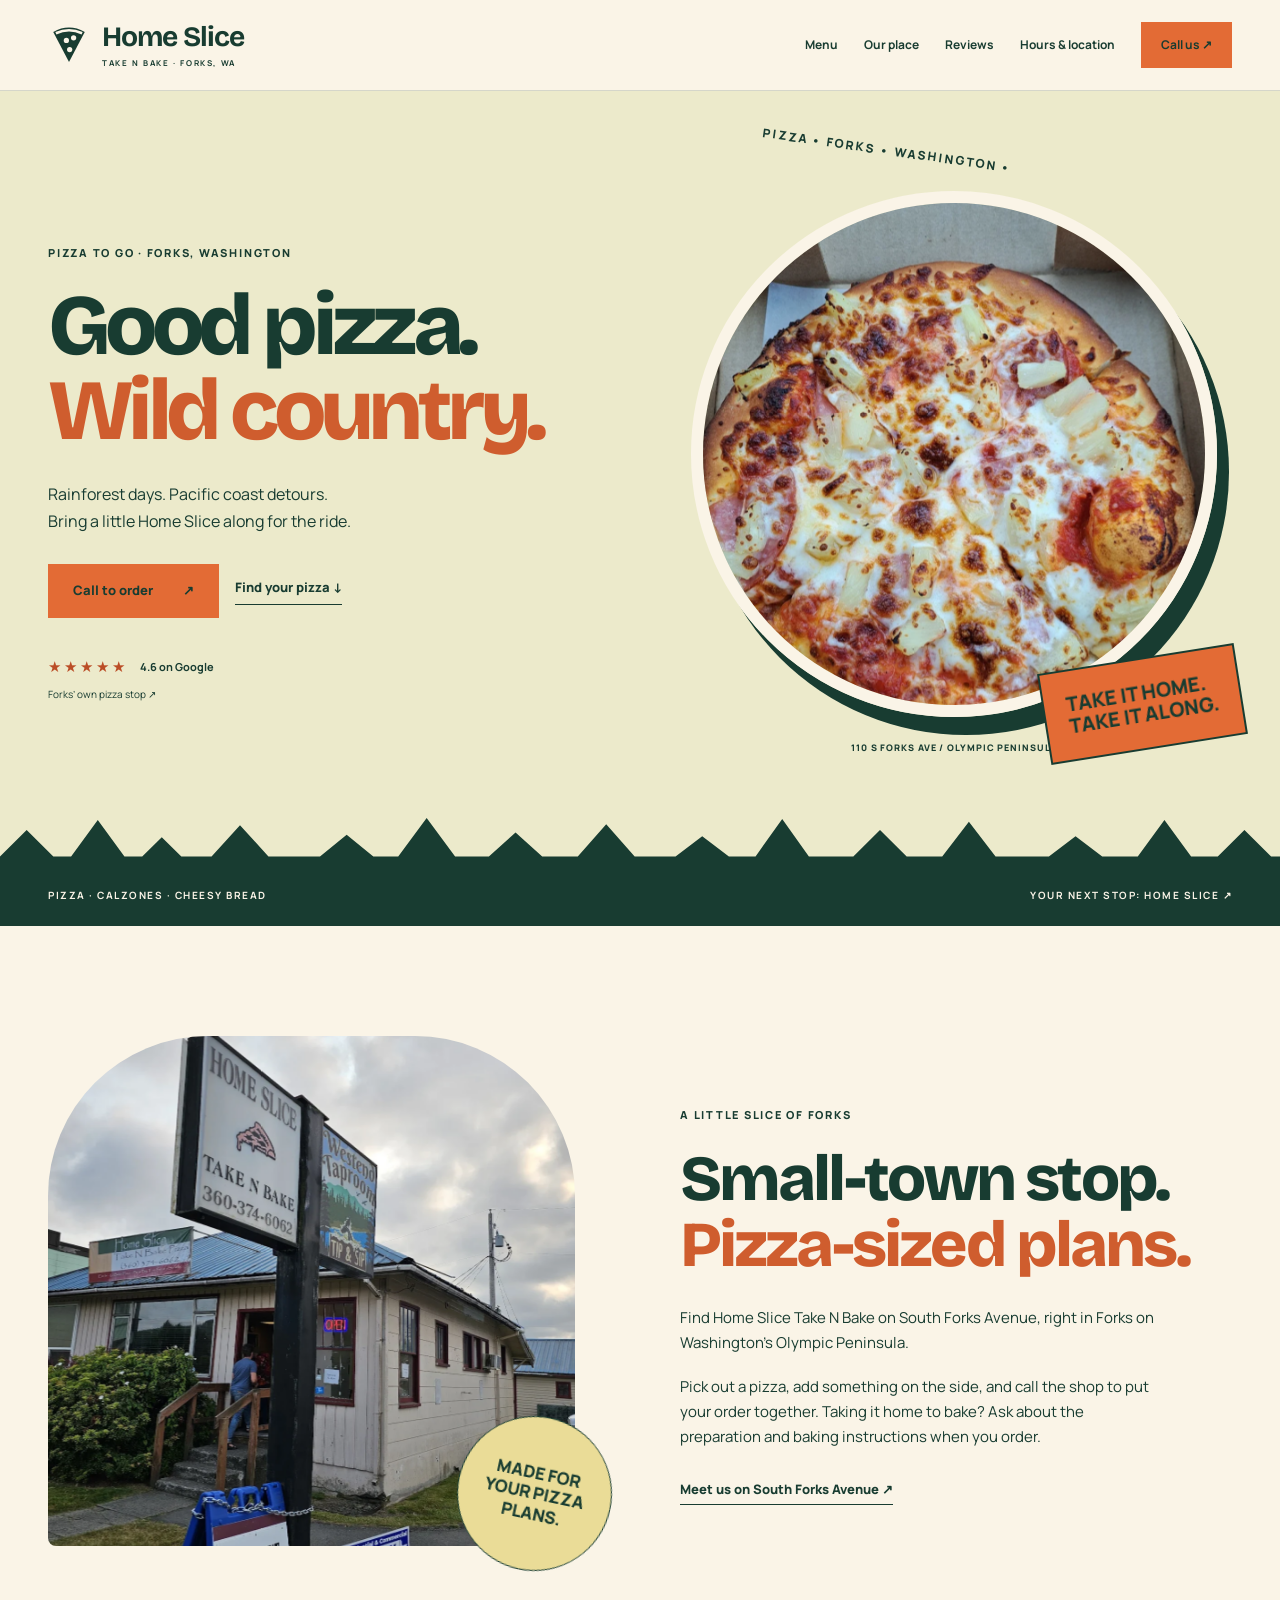
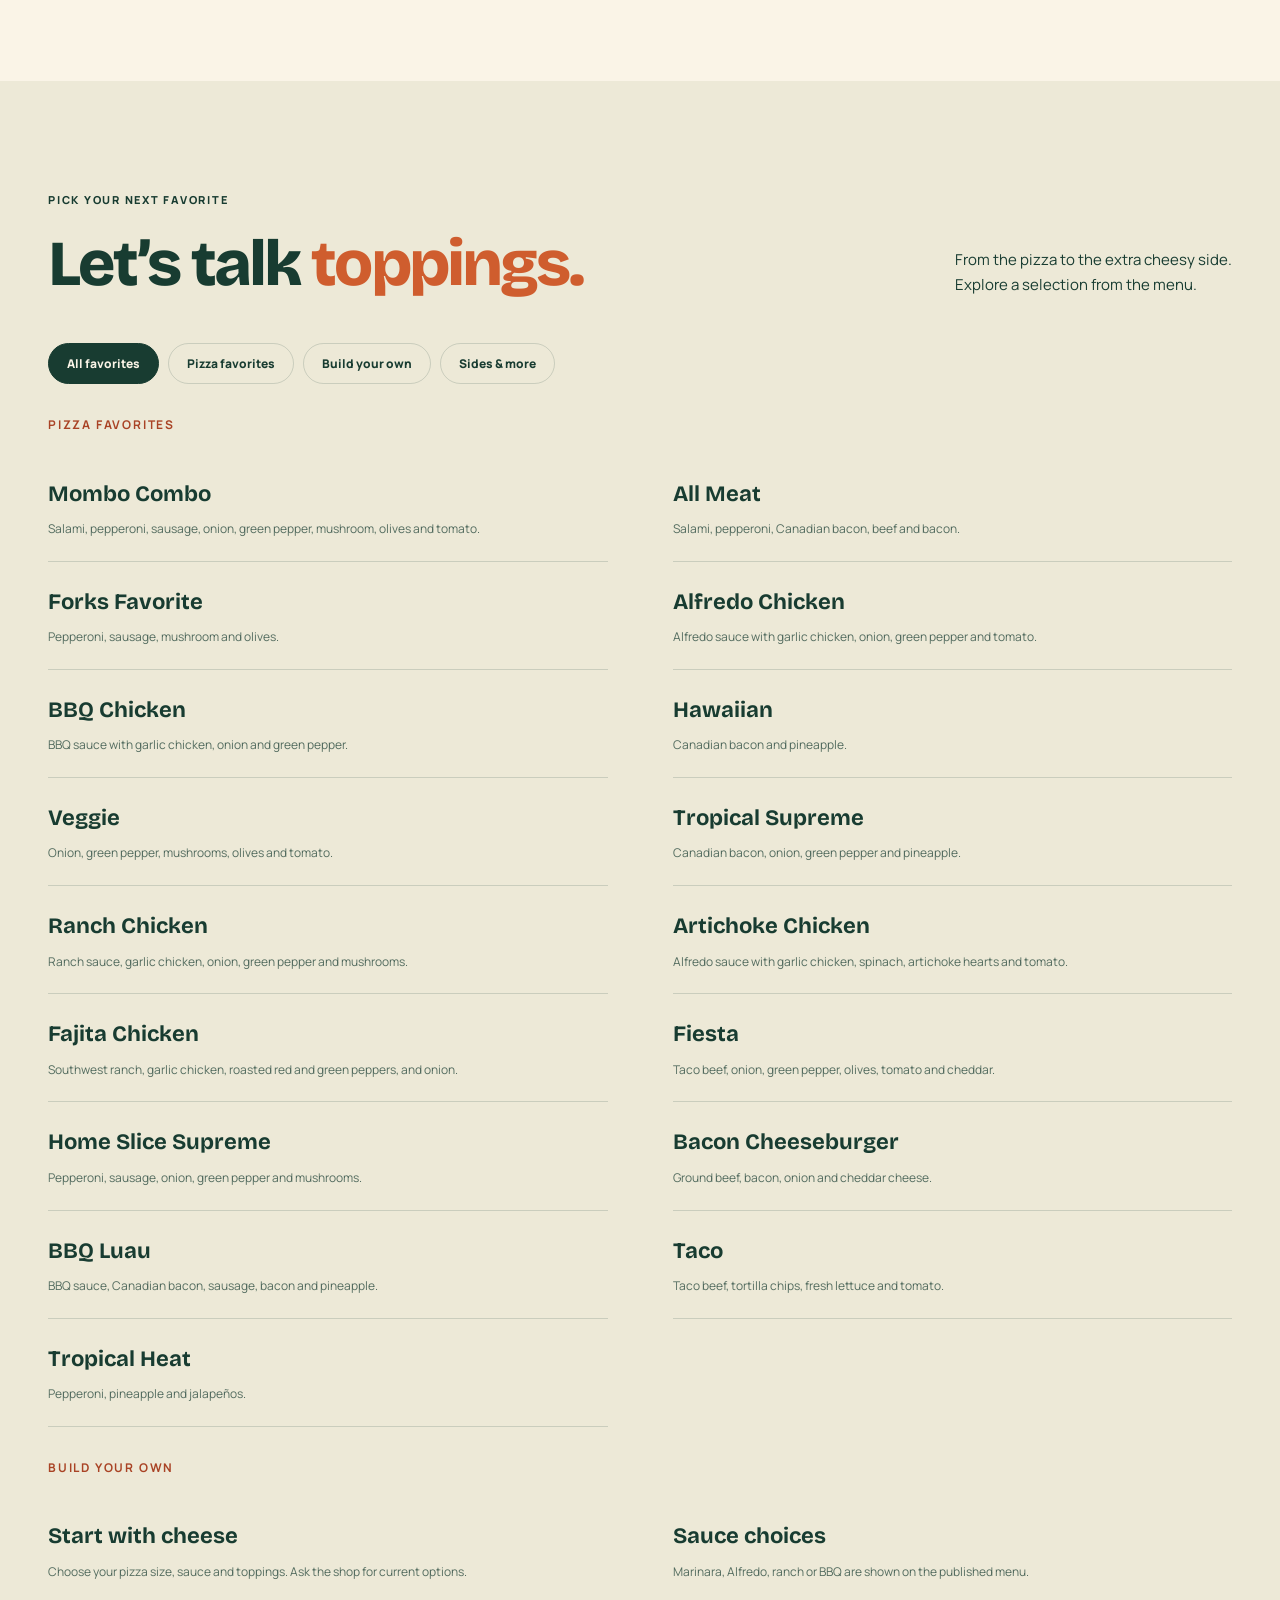
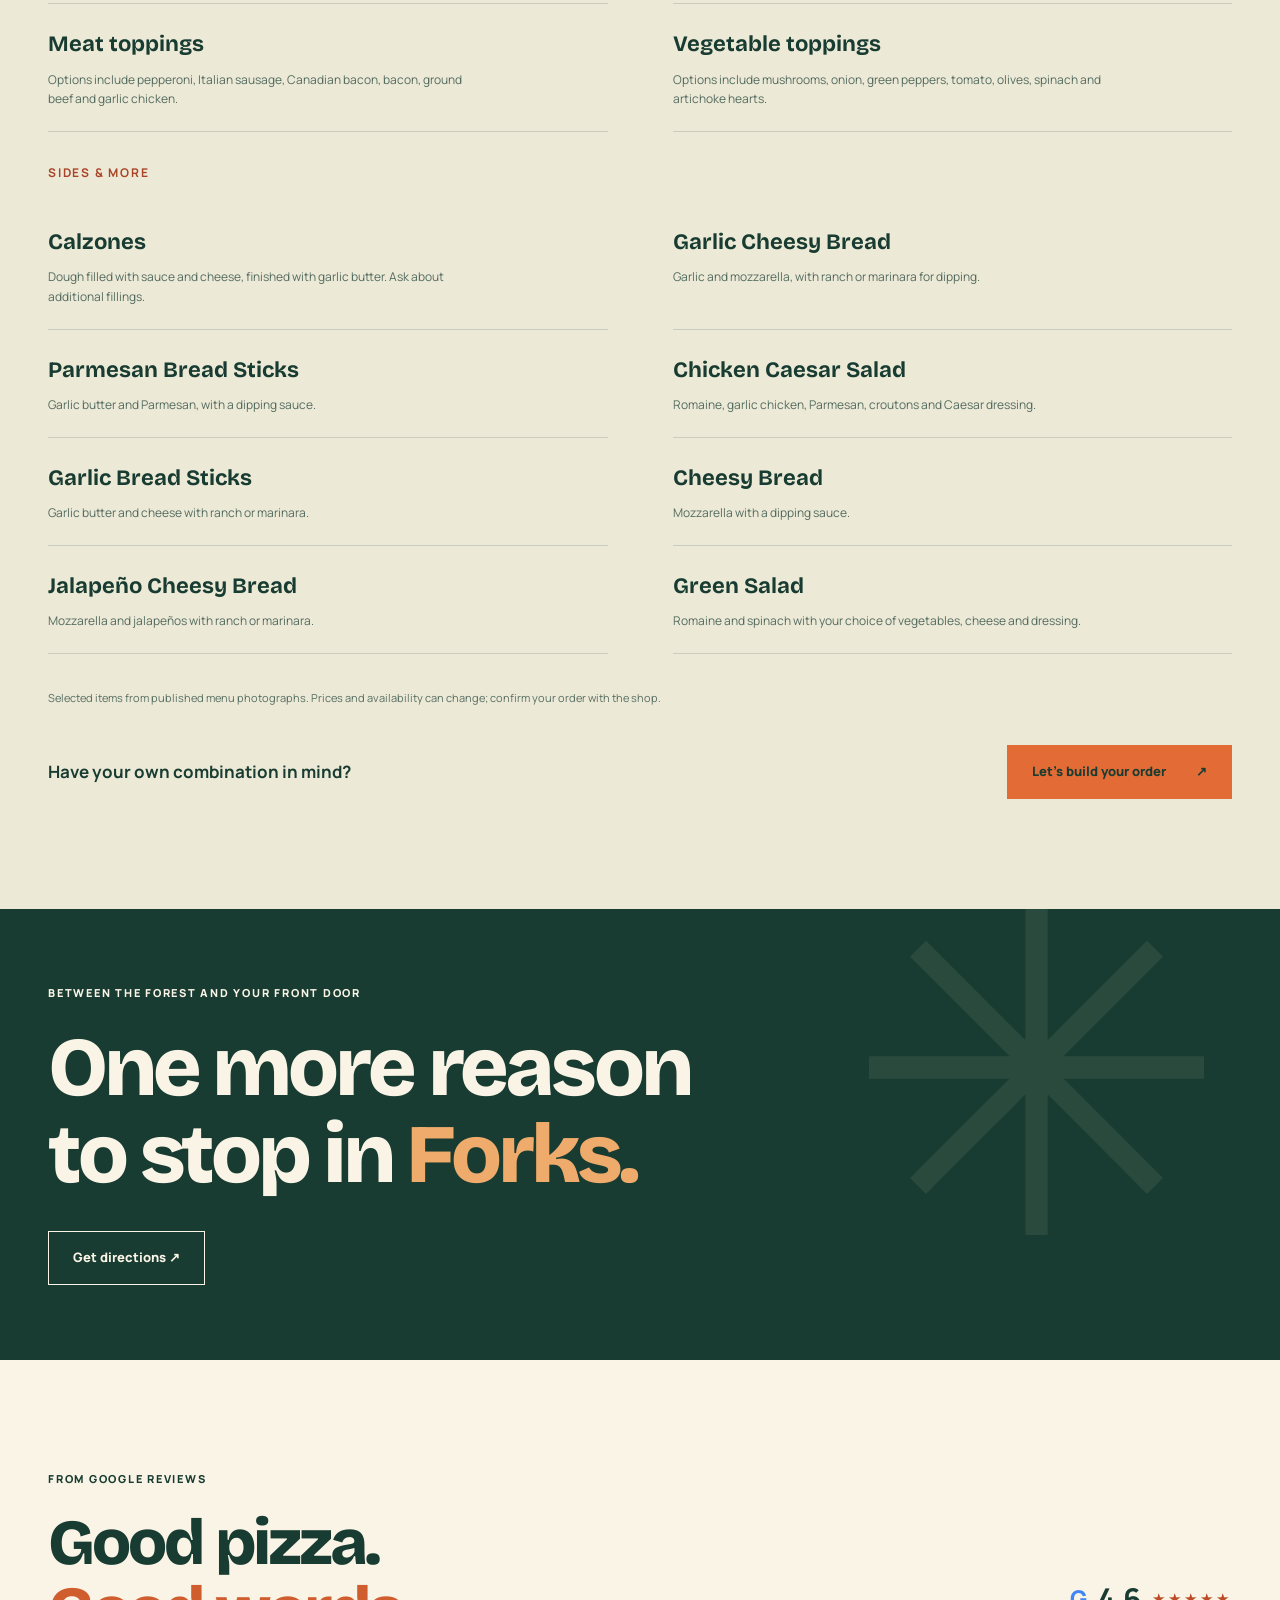
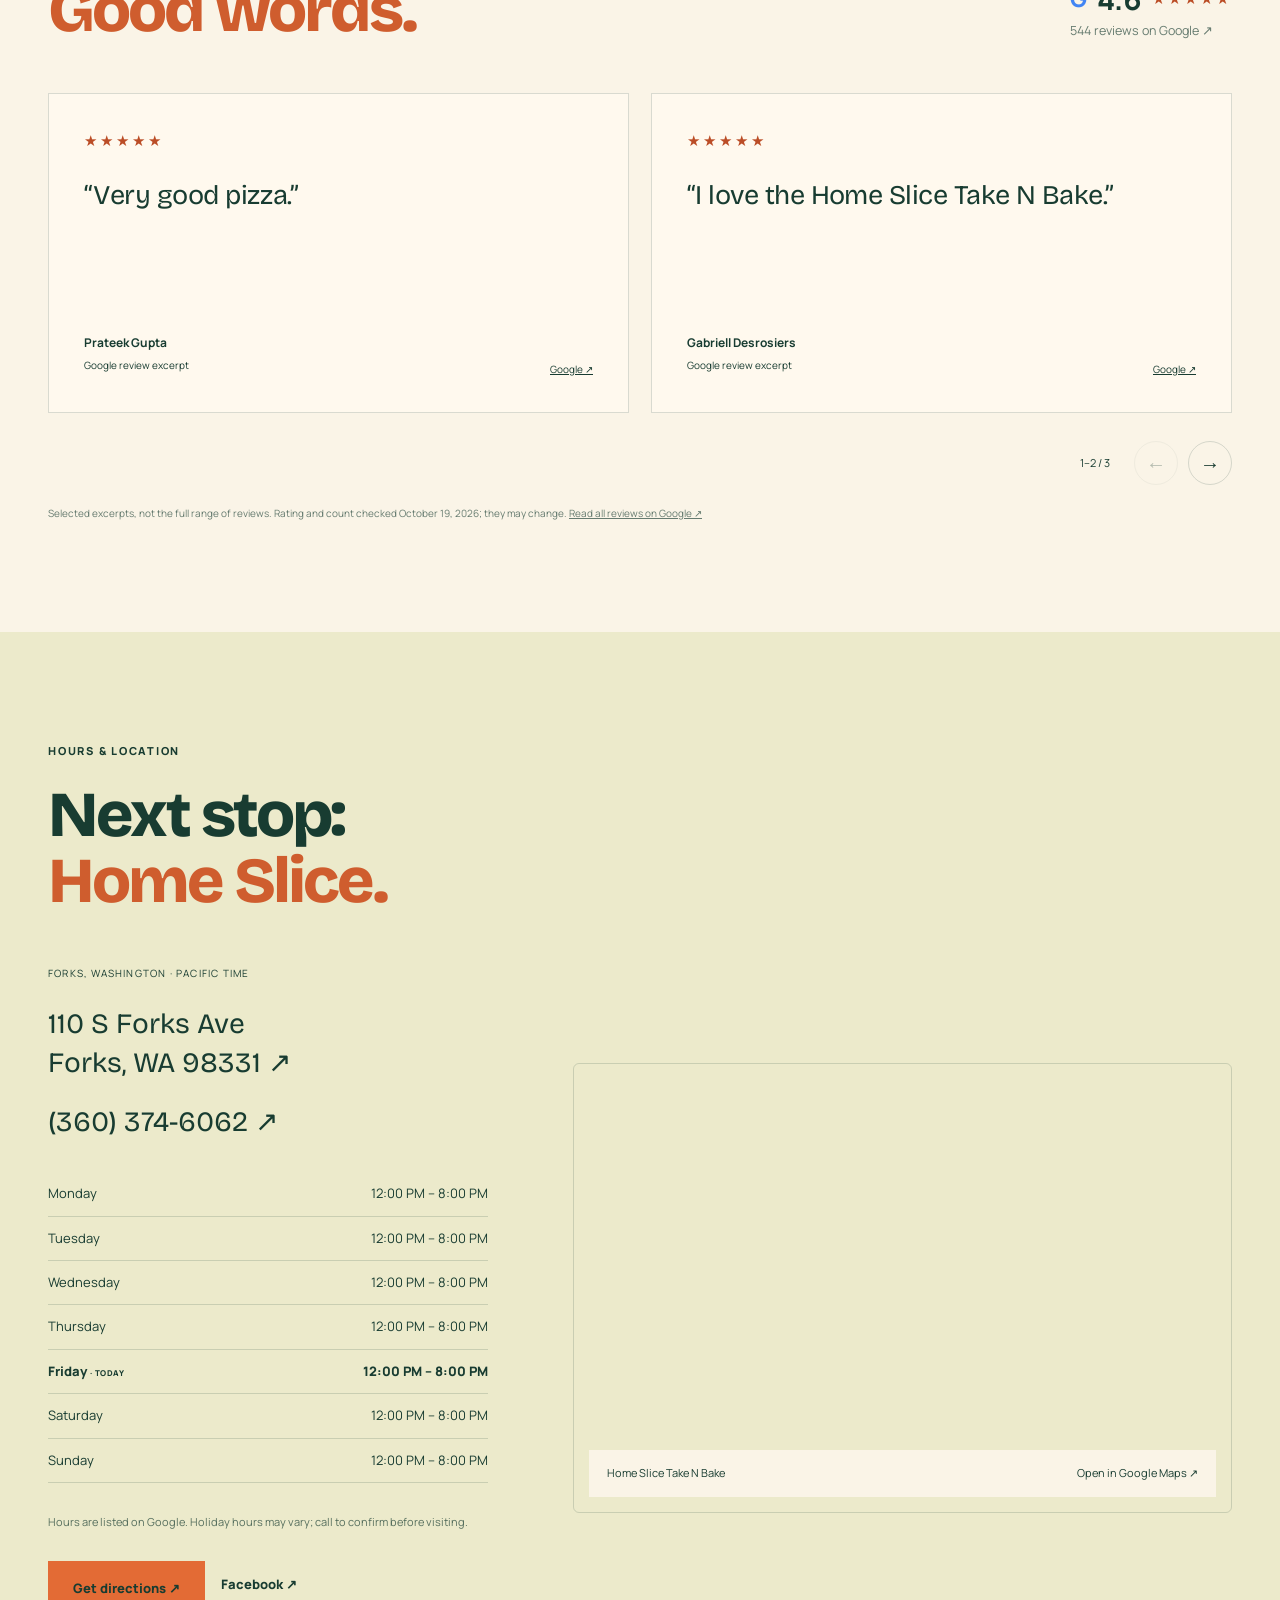
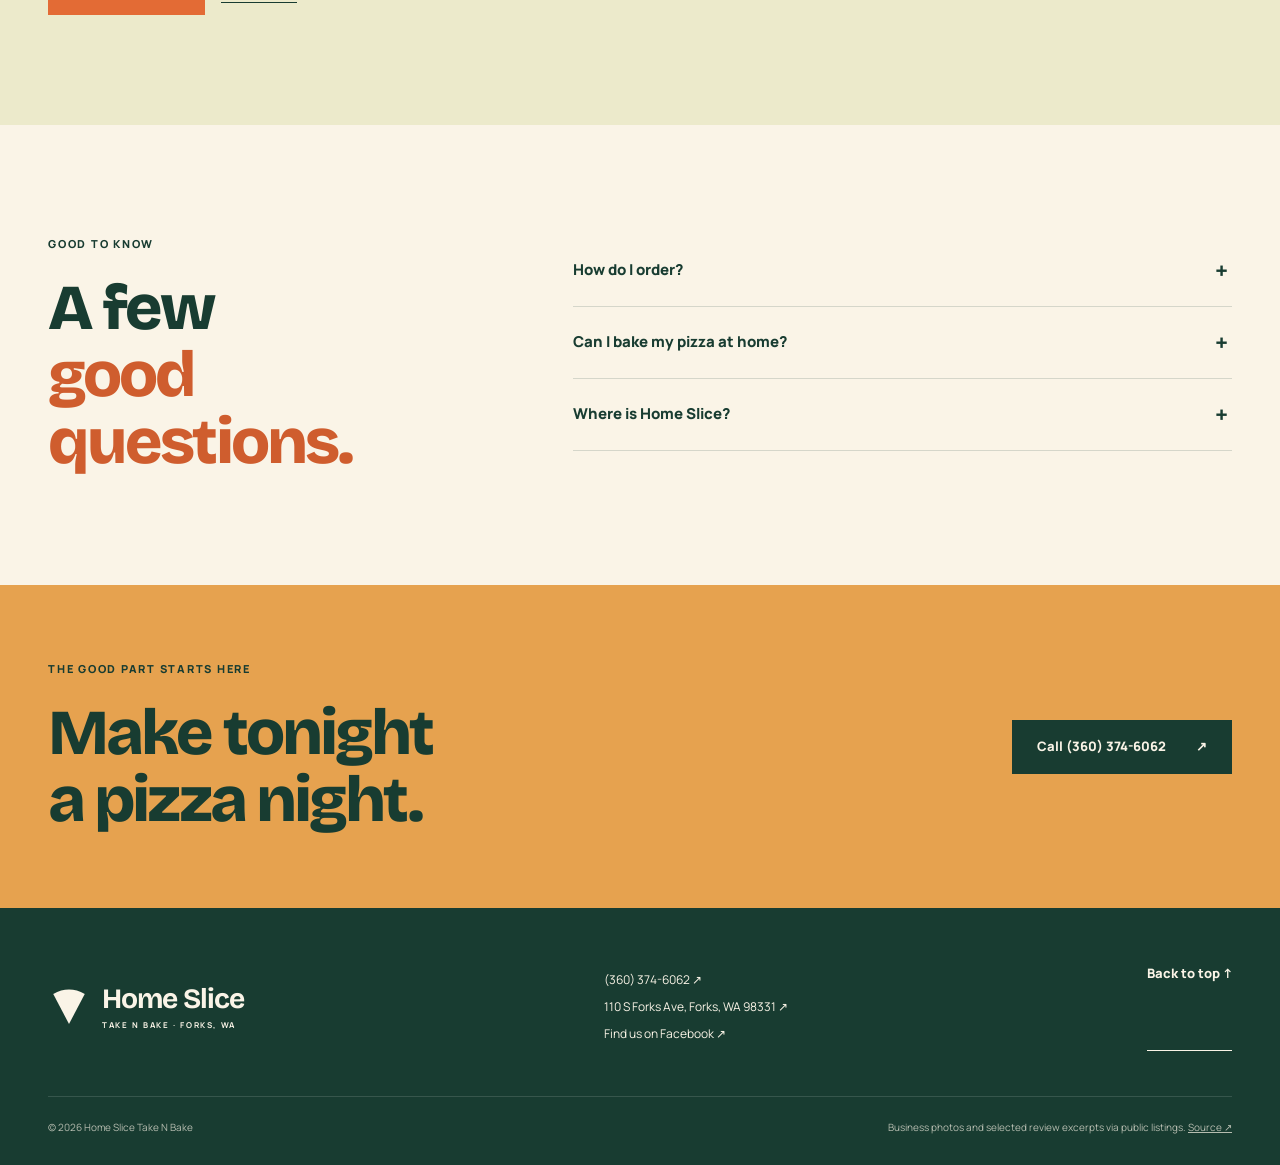
<file: index.html>
<!doctype html><html lang="en"><head><meta charset="utf-8"><meta name="viewport" content="width=device-width,initial-scale=1"><meta name="theme-color" content="#faf4e7"><title>Home Slice Take N Bake | Pizza in Forks, WA</title><meta name="description" content="Find your next pizza at Home Slice Take N Bake in Forks, Washington. Browse pizza favorites, calzones and sides, call to order, and get directions to 110 S Forks Ave."><meta name="robots" content="noindex,nofollow,noarchive"><meta property="og:type" content="website"><meta property="og:locale" content="en_US"><meta property="og:title" content="Home Slice Take N Bake | Pizza in Forks, WA"><meta property="og:description" content="Find your next pizza at Home Slice Take N Bake in Forks, Washington. Browse pizza favorites, calzones and sides, call to order, and get directions to 110 S Forks Ave."><meta property="og:url" content="https://vikrork.github.io/home-slice-preview/"><meta property="og:image" content="https://vikrork.github.io/home-slice-preview/assets/social.jpg"><meta property="og:image:width" content="1200"><meta property="og:image:height" content="630"><link rel="icon" href="favicon-96.png" type="image/png" sizes="96x96"><link rel="icon" href="favicon.svg" type="image/svg+xml"><link rel="shortcut icon" href="favicon.ico"><link rel="apple-touch-icon" href="apple-touch-icon.png"><link rel="manifest" href="site.webmanifest"><link rel="preload" href="assets/display.woff2" as="font" type="font/woff2" crossorigin><link rel="preload" href="assets/body.woff2" as="font" type="font/woff2" crossorigin><link rel="stylesheet" href="base.css"><link rel="stylesheet" href="style.css"><script type="application/ld+json">{"@context": "https://schema.org", "@graph": [{"@type": "Restaurant", "@id": "https://vikrork.github.io/home-slice-preview/#business", "name": "Home Slice Take N Bake", "description": "Find your next pizza at Home Slice Take N Bake in Forks, Washington. Browse pizza favorites, calzones and sides, call to order, and get directions to 110 S Forks Ave.", "telephone": "+13603746062", "address": {"@type": "PostalAddress", "streetAddress": "110 S Forks Ave", "addressLocality": "Forks", "addressRegion": "WA", "postalCode": "98331", "addressCountry": "US"}, "hasMap": "https://www.google.com/maps/search/?api=1&query=Home+Slice+Take+N+Bake%2C+110+S+Forks+Ave%2C+Forks%2C+WA+98331", "sameAs": ["https://www.facebook.com/Home-Slice-Take-N-Bake-120842221263044/"], "openingHoursSpecification": [{"@type": "OpeningHoursSpecification", "dayOfWeek": "Monday", "opens": "12:00", "closes": "20:00"}, {"@type": "OpeningHoursSpecification", "dayOfWeek": "Tuesday", "opens": "12:00", "closes": "20:00"}, {"@type": "OpeningHoursSpecification", "dayOfWeek": "Wednesday", "opens": "12:00", "closes": "20:00"}, {"@type": "OpeningHoursSpecification", "dayOfWeek": "Thursday", "opens": "12:00", "closes": "20:00"}, {"@type": "OpeningHoursSpecification", "dayOfWeek": "Friday", "opens": "12:00", "closes": "20:00"}, {"@type": "OpeningHoursSpecification", "dayOfWeek": "Saturday", "opens": "12:00", "closes": "20:00"}, {"@type": "OpeningHoursSpecification", "dayOfWeek": "Sunday", "opens": "12:00", "closes": "20:00"}], "geo": {"@type": "GeoCoordinates", "latitude": 47.9496207, "longitude": -124.3856843}, "servesCuisine": ["Pizza"], "url": "https://vikrork.github.io/home-slice-preview/", "image": "https://vikrork.github.io/home-slice-preview/assets/hero.webp", "logo": "https://vikrork.github.io/home-slice-preview/favicon-96.png", "hasMenu": {"@type": "Menu", "name": "Selected menu favorites", "hasMenuSection": [{"@type": "MenuSection", "name": "Pizza favorites", "hasMenuItem": [{"@type": "MenuItem", "name": "Mombo Combo", "description": "Salami, pepperoni, sausage, onion, green pepper, mushroom, olives and tomato."}, {"@type": "MenuItem", "name": "All Meat", "description": "Salami, pepperoni, Canadian bacon, beef and bacon."}, {"@type": "MenuItem", "name": "Forks Favorite", "description": "Pepperoni, sausage, mushroom and olives."}, {"@type": "MenuItem", "name": "Alfredo Chicken", "description": "Alfredo sauce with garlic chicken, onion, green pepper and tomato."}, {"@type": "MenuItem", "name": "BBQ Chicken", "description": "BBQ sauce with garlic chicken, onion and green pepper."}, {"@type": "MenuItem", "name": "Hawaiian", "description": "Canadian bacon and pineapple."}, {"@type": "MenuItem", "name": "Veggie", "description": "Onion, green pepper, mushrooms, olives and tomato."}, {"@type": "MenuItem", "name": "Tropical Supreme", "description": "Canadian bacon, onion, green pepper and pineapple."}, {"@type": "MenuItem", "name": "Ranch Chicken", "description": "Ranch sauce, garlic chicken, onion, green pepper and mushrooms."}, {"@type": "MenuItem", "name": "Artichoke Chicken", "description": "Alfredo sauce with garlic chicken, spinach, artichoke hearts and tomato."}, {"@type": "MenuItem", "name": "Fajita Chicken", "description": "Southwest ranch, garlic chicken, roasted red and green peppers, and onion."}, {"@type": "MenuItem", "name": "Fiesta", "description": "Taco beef, onion, green pepper, olives, tomato and cheddar."}, {"@type": "MenuItem", "name": "Home Slice Supreme", "description": "Pepperoni, sausage, onion, green pepper and mushrooms."}, {"@type": "MenuItem", "name": "Bacon Cheeseburger", "description": "Ground beef, bacon, onion and cheddar cheese."}, {"@type": "MenuItem", "name": "BBQ Luau", "description": "BBQ sauce, Canadian bacon, sausage, bacon and pineapple."}, {"@type": "MenuItem", "name": "Taco", "description": "Taco beef, tortilla chips, fresh lettuce and tomato."}, {"@type": "MenuItem", "name": "Tropical Heat", "description": "Pepperoni, pineapple and jalapeños."}]}, {"@type": "MenuSection", "name": "Build your own", "hasMenuItem": [{"@type": "MenuItem", "name": "Start with cheese", "description": "Choose your pizza size, sauce and toppings. Ask the shop for current options."}, {"@type": "MenuItem", "name": "Sauce choices", "description": "Marinara, Alfredo, ranch or BBQ are shown on the published menu."}, {"@type": "MenuItem", "name": "Meat toppings", "description": "Options include pepperoni, Italian sausage, Canadian bacon, bacon, ground beef and garlic chicken."}, {"@type": "MenuItem", "name": "Vegetable toppings", "description": "Options include mushrooms, onion, green peppers, tomato, olives, spinach and artichoke hearts."}]}, {"@type": "MenuSection", "name": "Sides & more", "hasMenuItem": [{"@type": "MenuItem", "name": "Calzones", "description": "Dough filled with sauce and cheese, finished with garlic butter. Ask about additional fillings."}, {"@type": "MenuItem", "name": "Garlic Cheesy Bread", "description": "Garlic and mozzarella, with ranch or marinara for dipping."}, {"@type": "MenuItem", "name": "Parmesan Bread Sticks", "description": "Garlic butter and Parmesan, with a dipping sauce."}, {"@type": "MenuItem", "name": "Chicken Caesar Salad", "description": "Romaine, garlic chicken, Parmesan, croutons and Caesar dressing."}, {"@type": "MenuItem", "name": "Garlic Bread Sticks", "description": "Garlic butter and cheese with ranch or marinara."}, {"@type": "MenuItem", "name": "Cheesy Bread", "description": "Mozzarella with a dipping sauce."}, {"@type": "MenuItem", "name": "Jalapeño Cheesy Bread", "description": "Mozzarella and jalapeños with ranch or marinara."}, {"@type": "MenuItem", "name": "Green Salad", "description": "Romaine and spinach with your choice of vegetables, cheese and dressing."}]}]}}]}</script><script src="app.js" defer></script></head><body id="top" class="home-slice"><a class="skip" href="#main">Skip to content</a><div class="reading-progress" aria-hidden="true"></div><header class="site-header"><div class="wrap header-inner"><a class="brand" href="#top" aria-label="Home Slice Take N Bake home"><svg viewBox="0 0 64 64" aria-hidden="true" xmlns="http://www.w3.org/2000/svg"><path d="M8 12Q32-1 56 12L32 58Z" fill="currentColor"/><path d="M12 14Q32 5 52 14" fill="none" stroke="var(--paper,#faf4e7)" stroke-width="4"/><circle cx="28" cy="25" r="4" fill="var(--paper,#faf4e7)"/><circle cx="39" cy="21" r="4" fill="var(--paper,#faf4e7)"/><circle cx="33" cy="39" r="4" fill="var(--paper,#faf4e7)"/></svg><span><strong>Home Slice</strong><small>Take N Bake · Forks, WA</small></span></a><button class="menu-toggle" type="button" aria-controls="navigation" aria-expanded="false" aria-label="Toggle navigation">Menu ☰</button><nav class="nav" id="navigation" aria-label="Main navigation"><a href="#menu">Menu</a><a href="#about">Our place</a><a href="#reviews">Reviews</a><a href="#visit">Hours & location</a><a class="button" href="tel:+13603746062">Call us ↗</a></nav></div></header>
<main id="main">
<section class="hero home-hero"><div class="wrap hero-layout"><div class="hero-copy"><span class="eyebrow">PIZZA TO GO · FORKS, WASHINGTON</span><h1>Good pizza.<br><em>Wild country.</em></h1><p class="lead">Rainforest days. Pacific coast detours.<br>Bring a little Home Slice along for the ride.</p><div class="actions"><a class="button" href="tel:+13603746062">Call to order <span>↗</span></a><a class="text-link" href="#menu">Find your pizza ↓</a></div><a class="hero-rating" href="https://www.google.com/maps/search/?api=1&amp;query=Home+Slice+Take+N+Bake%2C+110+S+Forks+Ave%2C+Forks%2C+WA+98331" target="_blank" rel="noopener"><span class="stars" aria-label="4.6 out of 5 stars">★★★★★</span><strong>4.6 on Google</strong><small>Forks’ own pizza stop ↗</small></a></div><div class="hero-art"><div class="pizza-orbit" aria-hidden="true">PIZZA • FORKS • WASHINGTON •</div><div class="photo hero-pizza"><img src="assets/hero.webp" width="1000" height="1000" alt="Pizza from Home Slice Take N Bake in Forks" fetchpriority="high" data-parallax></div><div class="takeaway-tag">TAKE IT HOME.<br>TAKE IT ALONG.</div><span class="hero-coordinate">110 S FORKS AVE / OLYMPIC PENINSULA</span></div></div><svg class="forest" viewBox="0 0 1440 100" preserveAspectRatio="none" aria-hidden="true"><path d="M0 100V80L30 25 60 80H80L110 4 140 80H160L182 40 204 80H238L270 15 302 80H360L390 35 420 80H448L480 0 512 80H550L580 30 610 80H650L682 13 714 80H760L790 38 820 80H850L880 2 910 80H960L990 25 1020 80H1060L1090 8 1120 80H1180L1210 38 1240 80H1280L1310 4 1340 80H1370L1400 25 1430 80H1440V100Z"/></svg></section>
<div class="home-strip"><div class="wrap"><span>PIZZA · CALZONES · CHEESY BREAD</span><span>YOUR NEXT STOP: HOME SLICE ↗</span></div></div>
<section class="section home-story" id="about"><div class="wrap split"><div class="story-photos" data-reveal><div class="photo story-main"><img src="assets/detail.webp" width="1000" height="900" loading="lazy" alt="Home Slice Take N Bake on South Forks Avenue" data-parallax></div><span class="story-sticker" aria-hidden="true">MADE FOR<br>YOUR PIZZA<br>PLANS.</span></div><div data-reveal="delay"><span class="eyebrow">A LITTLE SLICE OF FORKS</span><h2>Small-town stop.<br><em>Pizza-sized plans.</em></h2><div class="body-copy"><p>Find Home Slice Take N Bake on South Forks Avenue, right in Forks on Washington’s Olympic Peninsula.</p><p>Pick out a pizza, add something on the side, and call the shop to put your order together. Taking it home to bake? Ask about the preparation and baking instructions when you order.</p></div><a class="text-link" href="#visit">Meet us on South Forks Avenue ↗</a></div></div></section>
<section class="section home-menu" id="menu"><div class="wrap"><div class="section-heading"><div><span class="eyebrow">PICK YOUR NEXT FAVORITE</span><h2>Let’s talk <em>toppings.</em></h2></div><p>From the pizza to the extra cheesy side.<br>Explore a selection from the menu.</p></div><div class="menu-browser"><div class="menu-filters" role="group" aria-label="Choose menu category"><button type="button" data-filter="all" aria-pressed="true">All favorites</button><button type="button" data-filter="c0" aria-pressed="false">Pizza favorites</button><button type="button" data-filter="c1" aria-pressed="false">Build your own</button><button type="button" data-filter="c2" aria-pressed="false">Sides &amp; more</button></div><div class="menu-results" aria-live="polite"><section class="menu-category" data-category="c0" aria-labelledby="menu-c0"><h3 id="menu-c0">Pizza favorites</h3><div class="menu-items"><article class="menu-item"><div class="menu-item-top"><h4>Mombo Combo</h4></div><p>Salami, pepperoni, sausage, onion, green pepper, mushroom, olives and tomato.</p></article><article class="menu-item"><div class="menu-item-top"><h4>All Meat</h4></div><p>Salami, pepperoni, Canadian bacon, beef and bacon.</p></article><article class="menu-item"><div class="menu-item-top"><h4>Forks Favorite</h4></div><p>Pepperoni, sausage, mushroom and olives.</p></article><article class="menu-item"><div class="menu-item-top"><h4>Alfredo Chicken</h4></div><p>Alfredo sauce with garlic chicken, onion, green pepper and tomato.</p></article><article class="menu-item"><div class="menu-item-top"><h4>BBQ Chicken</h4></div><p>BBQ sauce with garlic chicken, onion and green pepper.</p></article><article class="menu-item"><div class="menu-item-top"><h4>Hawaiian</h4></div><p>Canadian bacon and pineapple.</p></article><article class="menu-item"><div class="menu-item-top"><h4>Veggie</h4></div><p>Onion, green pepper, mushrooms, olives and tomato.</p></article><article class="menu-item"><div class="menu-item-top"><h4>Tropical Supreme</h4></div><p>Canadian bacon, onion, green pepper and pineapple.</p></article><article class="menu-item"><div class="menu-item-top"><h4>Ranch Chicken</h4></div><p>Ranch sauce, garlic chicken, onion, green pepper and mushrooms.</p></article><article class="menu-item"><div class="menu-item-top"><h4>Artichoke Chicken</h4></div><p>Alfredo sauce with garlic chicken, spinach, artichoke hearts and tomato.</p></article><article class="menu-item"><div class="menu-item-top"><h4>Fajita Chicken</h4></div><p>Southwest ranch, garlic chicken, roasted red and green peppers, and onion.</p></article><article class="menu-item"><div class="menu-item-top"><h4>Fiesta</h4></div><p>Taco beef, onion, green pepper, olives, tomato and cheddar.</p></article><article class="menu-item"><div class="menu-item-top"><h4>Home Slice Supreme</h4></div><p>Pepperoni, sausage, onion, green pepper and mushrooms.</p></article><article class="menu-item"><div class="menu-item-top"><h4>Bacon Cheeseburger</h4></div><p>Ground beef, bacon, onion and cheddar cheese.</p></article><article class="menu-item"><div class="menu-item-top"><h4>BBQ Luau</h4></div><p>BBQ sauce, Canadian bacon, sausage, bacon and pineapple.</p></article><article class="menu-item"><div class="menu-item-top"><h4>Taco</h4></div><p>Taco beef, tortilla chips, fresh lettuce and tomato.</p></article><article class="menu-item"><div class="menu-item-top"><h4>Tropical Heat</h4></div><p>Pepperoni, pineapple and jalapeños.</p></article></div></section><section class="menu-category" data-category="c1" aria-labelledby="menu-c1"><h3 id="menu-c1">Build your own</h3><div class="menu-items"><article class="menu-item"><div class="menu-item-top"><h4>Start with cheese</h4></div><p>Choose your pizza size, sauce and toppings. Ask the shop for current options.</p></article><article class="menu-item"><div class="menu-item-top"><h4>Sauce choices</h4></div><p>Marinara, Alfredo, ranch or BBQ are shown on the published menu.</p></article><article class="menu-item"><div class="menu-item-top"><h4>Meat toppings</h4></div><p>Options include pepperoni, Italian sausage, Canadian bacon, bacon, ground beef and garlic chicken.</p></article><article class="menu-item"><div class="menu-item-top"><h4>Vegetable toppings</h4></div><p>Options include mushrooms, onion, green peppers, tomato, olives, spinach and artichoke hearts.</p></article></div></section><section class="menu-category" data-category="c2" aria-labelledby="menu-c2"><h3 id="menu-c2">Sides &amp; more</h3><div class="menu-items"><article class="menu-item"><div class="menu-item-top"><h4>Calzones</h4></div><p>Dough filled with sauce and cheese, finished with garlic butter. Ask about additional fillings.</p></article><article class="menu-item"><div class="menu-item-top"><h4>Garlic Cheesy Bread</h4></div><p>Garlic and mozzarella, with ranch or marinara for dipping.</p></article><article class="menu-item"><div class="menu-item-top"><h4>Parmesan Bread Sticks</h4></div><p>Garlic butter and Parmesan, with a dipping sauce.</p></article><article class="menu-item"><div class="menu-item-top"><h4>Chicken Caesar Salad</h4></div><p>Romaine, garlic chicken, Parmesan, croutons and Caesar dressing.</p></article><article class="menu-item"><div class="menu-item-top"><h4>Garlic Bread Sticks</h4></div><p>Garlic butter and cheese with ranch or marinara.</p></article><article class="menu-item"><div class="menu-item-top"><h4>Cheesy Bread</h4></div><p>Mozzarella with a dipping sauce.</p></article><article class="menu-item"><div class="menu-item-top"><h4>Jalapeño Cheesy Bread</h4></div><p>Mozzarella and jalapeños with ranch or marinara.</p></article><article class="menu-item"><div class="menu-item-top"><h4>Green Salad</h4></div><p>Romaine and spinach with your choice of vegetables, cheese and dressing.</p></article></div></section></div><p class="menu-note">Selected items from published menu photographs. Prices and availability can change; confirm your order with the shop.</p></div><div class="menu-bottom"><span>Have your own combination in mind?</span><a class="button" href="tel:+13603746062">Let’s build your order <span>↗</span></a></div></div></section>
<section class="home-interlude"><div class="wrap"><span class="eyebrow">BETWEEN THE FOREST AND YOUR FRONT DOOR</span><p>One more reason<br>to stop in <em>Forks.</em></p><a class="button secondary" href="https://www.google.com/maps/dir/?api=1&amp;destination=Home+Slice+Take+N+Bake%2C+110+S+Forks+Ave%2C+Forks%2C+WA+98331" target="_blank" rel="noopener">Get directions ↗</a></div><span class="outline-pizza" aria-hidden="true">✳</span></section>
<section class="section reviews-section" id="reviews"><div class="wrap"><div class="section-heading"><div><span class="eyebrow">FROM GOOGLE REVIEWS</span><h2>Good pizza.<br><em>Good words.</em></h2></div><div><a class="review-heading" href="https://www.google.com/maps/search/?api=1&amp;query=Home+Slice+Take+N+Bake%2C+110+S+Forks+Ave%2C+Forks%2C+WA+98331" target="_blank" rel="noopener" style="text-decoration:none"><span class="google-g" aria-label="Google">G</span><strong>4.6</strong><span class="stars" aria-label="4.6 out of 5 stars">★★★★★</span></a><small class="muted">544 reviews on Google ↗</small></div></div><div class="review-carousel" role="region" aria-label="Customer review excerpts"><div class="review-track" tabindex="0" aria-label="Reviews. Swipe or use the arrow keys."><article class="review-card" role="group" aria-roledescription="slide" aria-label="Review 1 of 3"><span class="stars" aria-label="5 out of 5 stars">★★★★★</span><blockquote>“Very good pizza.”</blockquote><div class="review-person"><div><strong>Prateek Gupta</strong><small>Google review excerpt</small></div><a class="" href="https://www.google.com/maps/search/?api=1&amp;query=Home+Slice+Take+N+Bake%2C+110+S+Forks+Ave%2C+Forks%2C+WA+98331" target="_blank" rel="noopener">Google ↗</a></div></article><article class="review-card" role="group" aria-roledescription="slide" aria-label="Review 2 of 3"><span class="stars" aria-label="5 out of 5 stars">★★★★★</span><blockquote>“I love the Home Slice Take N Bake.”</blockquote><div class="review-person"><div><strong>Gabriell Desrosiers</strong><small>Google review excerpt</small></div><a class="" href="https://www.google.com/maps/search/?api=1&amp;query=Home+Slice+Take+N+Bake%2C+110+S+Forks+Ave%2C+Forks%2C+WA+98331" target="_blank" rel="noopener">Google ↗</a></div></article><article class="review-card" role="group" aria-roledescription="slide" aria-label="Review 3 of 3"><span class="stars" aria-label="5 out of 5 stars">★★★★★</span><blockquote>“Very good pizza &amp; cheesy bread.”</blockquote><div class="review-person"><div><strong>sigray2734</strong><small>Google review excerpt</small></div><a class="" href="https://www.google.com/maps/search/?api=1&amp;query=Home+Slice+Take+N+Bake%2C+110+S+Forks+Ave%2C+Forks%2C+WA+98331" target="_blank" rel="noopener">Google ↗</a></div></article></div><div class="review-controls"><span class="review-status" role="status" aria-live="polite"></span><button type="button" class="round-button review-prev" aria-label="Previous reviews">←</button><button type="button" class="round-button review-next" aria-label="Next reviews">→</button></div></div><p class="review-caption">Selected excerpts, not the full range of reviews. Rating and count checked October 19, 2026; they may change. <a class="" href="https://www.google.com/maps/search/?api=1&amp;query=Home+Slice+Take+N+Bake%2C+110+S+Forks+Ave%2C+Forks%2C+WA+98331" target="_blank" rel="noopener">Read all reviews on Google ↗</a></p></div></section>
<section class="section visit-section" id="visit"><div class="wrap"><div class="section-heading"><div><span class="eyebrow">HOURS & LOCATION</span><h2>Next stop:<br><em>Home Slice.</em></h2></div></div><div class="visit-grid"><div><span class="regional-note">FORKS, WASHINGTON · PACIFIC TIME</span><a class="contact-link" href="https://www.google.com/maps/dir/?api=1&amp;destination=Home+Slice+Take+N+Bake%2C+110+S+Forks+Ave%2C+Forks%2C+WA+98331" target="_blank" rel="noopener">110 S Forks Ave<br>Forks, WA 98331 ↗</a><a class="contact-link" href="tel:+13603746062">(360) 374-6062 ↗</a><div class="hours" aria-label="Weekly opening hours"><div class="hours-row" data-day="Monday"><span>Monday</span><span>12:00 PM – 8:00 PM</span></div><div class="hours-row" data-day="Tuesday"><span>Tuesday</span><span>12:00 PM – 8:00 PM</span></div><div class="hours-row" data-day="Wednesday"><span>Wednesday</span><span>12:00 PM – 8:00 PM</span></div><div class="hours-row" data-day="Thursday"><span>Thursday</span><span>12:00 PM – 8:00 PM</span></div><div class="hours-row" data-day="Friday"><span>Friday</span><span>12:00 PM – 8:00 PM</span></div><div class="hours-row" data-day="Saturday"><span>Saturday</span><span>12:00 PM – 8:00 PM</span></div><div class="hours-row" data-day="Sunday"><span>Sunday</span><span>12:00 PM – 8:00 PM</span></div></div><p class="visit-note">Hours are listed on Google. Holiday hours may vary; call to confirm before visiting.</p><div class="actions"><a class="button" href="https://www.google.com/maps/dir/?api=1&amp;destination=Home+Slice+Take+N+Bake%2C+110+S+Forks+Ave%2C+Forks%2C+WA+98331" target="_blank" rel="noopener">Get directions ↗</a><a class="text-link" href="https://www.facebook.com/Home-Slice-Take-N-Bake-120842221263044/" target="_blank" rel="noopener">Facebook ↗</a></div></div><div class="map-wrap"><iframe title="Google Map: Home Slice Take N Bake, 110 S Forks Ave, Forks" src="https://maps.google.com/maps?q=Home+Slice+Take+N+Bake%2C+110+S+Forks+Ave%2C+Forks%2C+WA&amp;output=embed&amp;hl=en" loading="lazy" allowfullscreen referrerpolicy="no-referrer-when-downgrade"></iframe><a class="map-caption" href="https://www.google.com/maps/search/?api=1&amp;query=Home+Slice+Take+N+Bake%2C+110+S+Forks+Ave%2C+Forks%2C+WA+98331" target="_blank" rel="noopener">Home Slice Take N Bake<span>Open in Google Maps ↗</span></a></div></div></div></section>
<section class="section faq-section"><div class="wrap faq-grid"><div><span class="eyebrow">GOOD TO KNOW</span><h2>A few<br><em>good questions.</em></h2></div><div class="faq"><details><summary>How do I order?</summary><p>Call (360) 374-6062 to discuss your pizza, toppings and pickup. Confirm the total and availability when you order.</p></details><details><summary>Can I bake my pizza at home?</summary><p>Ask about the take-and-bake option when ordering, and get the baking and storage instructions directly from the shop.</p></details><details><summary>Where is Home Slice?</summary><p>Find the shop at 110 S Forks Avenue in Forks, Washington. Tap the address or directions button to open Google Maps.</p></details></div></div></section>
<section class="final-cta"><div class="wrap final-cta-inner"><div><span class="eyebrow">THE GOOD PART STARTS HERE</span><h2>Make tonight<br><em>a pizza night.</em></h2></div><a class="button" href="tel:+13603746062">Call (360) 374-6062 <span>↗</span></a></div></section>
</main><footer class="site-footer"><div class="wrap"><div class="footer-top"><a class="brand" href="#top" aria-label="Home Slice Take N Bake home"><svg viewBox="0 0 64 64" aria-hidden="true" xmlns="http://www.w3.org/2000/svg"><path d="M8 12Q32-1 56 12L32 58Z" fill="currentColor"/><path d="M12 14Q32 5 52 14" fill="none" stroke="var(--paper,#faf4e7)" stroke-width="4"/><circle cx="28" cy="25" r="4" fill="var(--paper,#faf4e7)"/><circle cx="39" cy="21" r="4" fill="var(--paper,#faf4e7)"/><circle cx="33" cy="39" r="4" fill="var(--paper,#faf4e7)"/></svg><span><strong>Home Slice</strong><small>Take N Bake · Forks, WA</small></span></a><div class="footer-contact"><a href="tel:+13603746062">(360) 374-6062 ↗</a><a class="" href="https://www.google.com/maps/dir/?api=1&amp;destination=Home+Slice+Take+N+Bake%2C+110+S+Forks+Ave%2C+Forks%2C+WA+98331" target="_blank" rel="noopener">110 S Forks Ave, Forks, WA 98331 ↗</a><a class="" href="https://www.facebook.com/Home-Slice-Take-N-Bake-120842221263044/" target="_blank" rel="noopener">Find us on Facebook ↗</a></div><a class="text-link" href="#top">Back to top ↑</a></div><div class="footer-bottom"><span>© 2026 Home Slice Take N Bake</span><span>Business photos and selected review excerpts via public listings. <a class="" href="https://restaurantguru.com/Home-Slice-Take-N-Bake-Forks" target="_blank" rel="noopener">Source ↗</a></span></div></div></footer><div class="mobile-actions" aria-label="Quick contact"><a href="tel:+13603746062">Call us ↗</a><a class="" href="https://www.google.com/maps/dir/?api=1&amp;destination=Home+Slice+Take+N+Bake%2C+110+S+Forks+Ave%2C+Forks%2C+WA+98331" target="_blank" rel="noopener">Directions ↗</a></div></body></html>
</file>
<file: base.css>
@font-face{font-family:Manrope;src:url(assets/body.woff2) format('woff2');font-weight:200 800;font-display:swap}
*{box-sizing:border-box}html{scroll-behavior:smooth;scroll-padding-top:110px}body{margin:0;color:var(--ink);background:var(--paper);font-family:Manrope,Arial,sans-serif;font-size:15px;line-height:1.65}a{color:inherit}button,input{font:inherit}button,a{-webkit-tap-highlight-color:transparent}button{cursor:pointer}img{display:block;max-width:100%;width:100%;height:100%;object-fit:cover}svg{flex-shrink:0}button:disabled{opacity:.3;cursor:default}:focus-visible{outline:3px solid var(--accent);outline-offset:5px}::selection{background:var(--accent);color:var(--ink)}h1,h2,h3,p{margin:0}h1,h2,h3{line-height:1.04}h1,h2{font-family:Display,Georgia,serif;font-weight:600}h1{font-size:clamp(60px,8.2vw,122px);letter-spacing:-.055em}h2{font-size:clamp(42px,5vw,76px);letter-spacing:-.045em}h3{font-size:24px}.wrap{width:min(1280px,calc(100% - 96px));margin:auto}.section{padding:110px 0}.eyebrow{font-size:11px;letter-spacing:.16em;text-transform:uppercase;font-weight:800;display:block;margin-bottom:22px}.lead{font-size:18px;line-height:1.65;max-width:500px}.body-copy{max-width:480px}.body-copy p+p{margin-top:20px}.muted{opacity:.65}.button{display:inline-flex;align-items:center;justify-content:space-between;gap:30px;min-height:54px;padding:15px 24px;background:var(--accent);color:var(--ink);text-decoration:none;font-weight:800;font-size:13px;border:1px solid transparent;transition:transform .2s,background .2s}.button:hover{transform:translateY(-3px)}.button.secondary{background:transparent;border-color:currentColor}.text-link{font-size:13px;font-weight:800;text-decoration:none;border-bottom:1px solid currentColor;padding-bottom:6px}.actions{display:flex;gap:16px;align-items:center;flex-wrap:wrap;margin-top:30px}.skip{position:fixed;z-index:100;top:-100px;background:white;color:black;padding:15px}.skip:focus{top:0}.reading-progress{position:fixed;z-index:90;top:0;left:0;height:3px;width:100%;background:var(--accent);transform-origin:left;transform:scaleX(0)}.site-header{position:sticky;top:0;z-index:40;background:var(--paper);border-bottom:1px solid var(--line);transition:box-shadow .3s}.site-header.scrolled{box-shadow:0 5px 25px #0000000d}.header-inner{height:90px;display:flex;align-items:center;justify-content:space-between;gap:25px}.brand{display:flex;align-items:center;gap:12px;text-decoration:none;line-height:1.05}.brand svg{width:42px;height:42px}.brand strong{font-family:Display,Georgia,serif;font-size:25px;font-weight:700;letter-spacing:-.03em}.brand small{display:block;font-family:Manrope,Arial,sans-serif;font-size:8px;letter-spacing:.2em;margin-top:6px;font-weight:700;text-transform:uppercase}.nav{display:flex;gap:26px;align-items:center}.nav>a{font-size:12px;text-decoration:none;font-weight:700}.nav>a:hover{text-decoration:underline;text-underline-offset:6px}.nav .button{padding:12px 19px;min-height:45px}.menu-toggle{display:none}.hero{position:relative;isolation:isolate}.photo{overflow:hidden;position:relative}.photo img{will-change:transform}.photo-label{position:absolute;z-index:2;bottom:18px;left:20px;font-size:10px;font-weight:800;letter-spacing:.1em;text-transform:uppercase;padding:6px 10px;background:var(--paper);color:var(--ink)}.section-heading{display:flex;justify-content:space-between;gap:40px;align-items:end;margin-bottom:45px}.section-heading p{max-width:350px}.split{display:grid;grid-template-columns:1fr 1fr;gap:80px;align-items:center}.facts{display:flex;gap:36px;margin-top:32px}.facts strong{font-size:31px;font-family:Display,Georgia,serif;display:block;line-height:1.2}.facts small{font-size:11px}.menu-filters{display:flex;gap:9px;flex-wrap:wrap;margin-bottom:35px}.menu-filters button{border:1px solid var(--line);color:var(--ink);background:transparent;padding:10px 18px;border-radius:40px;font-size:12px;font-weight:800}.menu-filters button[aria-pressed=true]{background:var(--ink);color:var(--paper);border-color:var(--ink)}.menu-category[hidden]{display:none}.menu-category h3{margin-bottom:22px}.menu-items{display:grid;grid-template-columns:1fr 1fr;gap:0 65px}.menu-item{padding:22px 0;border-bottom:1px solid var(--line)}.menu-item-top{display:flex;justify-content:space-between;gap:20px;align-items:baseline}.menu-item h4{font-size:16px;margin:0}.menu-item p{font-size:12px;margin-top:7px;max-width:440px;opacity:.72}.price{font-size:13px;font-weight:800;white-space:nowrap}.menu-note{font-size:11px;margin-top:27px;opacity:.7}.review-heading{display:flex;align-items:center;gap:10px}.google-g{font-size:23px;font-weight:800;color:#4285f4}.review-heading strong{font-size:30px;line-height:1}.stars{color:var(--star);font-size:15px;letter-spacing:3px;white-space:nowrap}.review-track{display:flex;overflow-x:auto;scroll-snap-type:x mandatory;gap:22px;scrollbar-width:none;position:relative;padding:5px 0 12px;overscroll-behavior-x:contain}.review-track::-webkit-scrollbar{display:none}.review-card{flex:0 0 calc((100% - 22px)/2);scroll-snap-align:start;border:1px solid var(--line);padding:35px;min-height:320px;display:flex;flex-direction:column;background:var(--card)}.review-card blockquote{font-family:Display,Georgia,serif;letter-spacing:-.02em;font-size:27px;line-height:1.4;margin:23px 0 28px;flex:1}.review-person{display:flex;justify-content:space-between;align-items:end;gap:15px}.review-person strong{font-size:12px;display:block}.review-person small,.review-person a{font-size:10px}.review-controls{display:flex;gap:10px;align-items:center;justify-content:flex-end;margin-top:16px}.round-button{width:44px;height:44px;border:1px solid var(--line);color:var(--ink);background:transparent;border-radius:50%;font-size:20px}.review-status{font-size:11px;margin-right:14px}.review-caption{font-size:10px;margin-top:20px;opacity:.65}.hours{margin:30px 0}.hours-row{display:flex;justify-content:space-between;padding:11px 0;border-bottom:1px solid var(--line);font-size:13px;gap:20px}.hours-row.today{font-weight:800}.hours-row.today span:first-child:after{content:' · TODAY';font-size:8px;color:var(--accent-ink,var(--ink));letter-spacing:.07em}.contact-link{display:block;font-family:Display,Georgia,serif;font-size:28px;text-decoration:none;margin:20px 0;line-height:1.4}.contact-link:hover{text-decoration:underline;text-underline-offset:5px}.map-wrap{border:1px solid var(--line);height:450px;overflow:hidden;position:relative}.map-wrap iframe{height:100%;width:100%;border:0}.map-caption{position:absolute;bottom:15px;left:15px;right:15px;padding:14px 18px;background:var(--paper);font-size:11px;text-decoration:none;display:flex;justify-content:space-between;gap:15px}.visit-grid{display:grid;grid-template-columns:.8fr 1.2fr;gap:85px;align-items:center}.visit-note{font-size:11px;opacity:.7}.faq-grid{display:grid;grid-template-columns:.8fr 1.2fr;gap:85px}.faq details{border-bottom:1px solid var(--line)}.faq summary{padding:23px 35px 23px 0;cursor:pointer;font-size:15px;font-weight:800;list-style:none;position:relative}.faq summary:after{content:'+';position:absolute;right:4px;font-size:23px;top:17px}.faq details[open] summary:after{content:'−'}.faq details p{padding:0 25px 25px 0;font-size:13px;max-width:530px}.final-cta{padding:75px 0}.final-cta-inner{display:flex;justify-content:space-between;gap:50px;align-items:center}.final-cta h2{font-size:clamp(42px,5vw,74px)}.site-footer{padding:55px 0 30px}.footer-top{display:flex;justify-content:space-between;gap:35px;padding-bottom:45px}.footer-contact a{display:block;text-decoration:none;font-size:12px;margin:7px 0}.footer-bottom{border-top:1px solid var(--line);padding-top:22px;display:flex;justify-content:space-between;gap:20px;font-size:10px;opacity:.7}.mobile-actions{display:none}a[href^='#']{scroll-margin-top:100px}[data-reveal]{opacity:1}.motion [data-reveal]{opacity:0;transform:translateY(25px);transition:opacity .75s,transform .75s}.motion [data-reveal].visible{opacity:1;transform:none}.motion [data-reveal=delay]{transition-delay:.12s}.regional-note{font-size:10px;letter-spacing:.12em;text-transform:uppercase}.photo-credit{font-size:9px;opacity:.6;margin-top:8px}
@media(min-width:1600px){h1{font-size:136px}}
@media(max-width:1000px){.wrap{width:calc(100% - 64px)}.nav{gap:15px}.nav>a{font-size:11px}.split,.visit-grid,.faq-grid{gap:40px}.section{padding:85px 0}.brand strong{font-size:22px}.header-inner{gap:15px}.menu-items{gap:0 35px}.review-card{padding:25px}.review-card blockquote{font-size:24px}}
@media(max-width:760px){html{scroll-padding-top:85px}.wrap{width:calc(100% - 40px)}.header-inner{height:76px}.brand strong{font-size:21px}.brand svg{width:33px;height:33px}.brand small{font-size:7px}.menu-toggle{display:block;background:transparent;border:1px solid var(--line);padding:8px 12px;color:var(--ink);font-size:12px}.nav{display:none;position:absolute;top:76px;left:0;right:0;background:var(--paper);padding:25px 20px;border-bottom:1px solid var(--line);box-shadow:0 16px 24px #0001}.nav.open{display:flex;flex-direction:column;align-items:stretch;gap:0}.nav>a{font-size:15px;padding:13px 0}.nav .button{margin-top:12px;padding:13px 20px}.section{padding:65px 0}h1{font-size:clamp(58px,13.8vw,98px)}h2{font-size:clamp(40px,10vw,60px)}.lead{font-size:16px}.split,.visit-grid,.faq-grid{grid-template-columns:1fr;gap:35px}.section-heading{display:block;margin-bottom:30px}.section-heading p{margin-top:22px}.section-heading .review-heading{margin-top:25px}.menu-items{grid-template-columns:1fr}.menu-filters{gap:7px}.menu-filters button{padding:9px 13px;font-size:11px}.review-card{flex-basis:100%;min-height:300px}.review-card blockquote{font-size:26px}.map-wrap{height:380px}.contact-link{font-size:25px}.final-cta-inner,.footer-top{flex-direction:column;align-items:flex-start;gap:28px}.footer-bottom{flex-direction:column;gap:9px}.site-footer{padding-bottom:100px}.mobile-actions{position:fixed;z-index:50;bottom:0;left:0;right:0;display:grid;grid-template-columns:1fr 1fr;padding:9px 12px calc(9px + env(safe-area-inset-bottom));background:var(--paper);border-top:1px solid var(--line);gap:9px}.mobile-actions a{font-size:12px;font-weight:800;text-align:center;padding:12px 8px;text-decoration:none;background:var(--accent);color:var(--ink)}.mobile-actions a+ a{background:transparent;border:1px solid var(--line);color:var(--ink)}.facts{gap:30px}.facts strong{font-size:28px}.reading-progress{height:2px}}
@media(prefers-reduced-motion:reduce){html{scroll-behavior:auto}*,*:before,*:after{animation:none!important;transition:none!important}.motion [data-reveal]{opacity:1;transform:none}.photo img{transform:none!important}}
</file>
<file: style.css>
@font-face{font-family:Display;src:url(assets/display.woff2) format('woff2');font-weight:400 800;font-display:swap}
:root{--ink:#183c31;--paper:#faf4e7;--accent:#e36b35;--line:#173a3129;--card:#fff9ee;--star:#bb4d26}h1,h2{font-weight:800}em{font-style:normal;color:#cf5d2e}.brand strong{font-size:28px}.home-hero{background:#eceacb;padding:65px 0 75px;overflow:hidden}.hero-layout{display:grid;grid-template-columns:1.05fr 1fr;gap:45px;align-items:center}.hero-copy h1{font-size:clamp(60px,6.7vw,102px);line-height:.99;letter-spacing:-.065em}.hero-copy .lead{margin-top:27px;font-size:16px}.hero-art{position:relative;padding:35px 15px 35px}.hero-pizza{aspect-ratio:1;border-radius:50%;border:12px solid var(--paper);box-shadow:12px 18px 0 #183c31}.pizza-orbit{position:absolute;top:0;left:15%;right:0;font-size:12px;letter-spacing:.17em;font-weight:800;transform:rotate(8deg)}.takeaway-tag{position:absolute;bottom:40px;right:-10px;background:var(--accent);font-weight:800;line-height:1.1;padding:22px;font-size:20px;transform:rotate(-9deg);border:2px solid var(--ink)}.hero-coordinate{display:block;text-align:center;font-size:9px;font-weight:800;letter-spacing:.1em;margin-top:24px}.hero-rating{display:flex;flex-wrap:wrap;align-items:center;gap:6px 12px;margin-top:37px;text-decoration:none;max-width:330px}.hero-rating strong{font-size:11px}.hero-rating small{display:block;width:100%;font-size:10px}.forest{position:absolute;bottom:-1px;left:0;width:100%;height:48px;fill:var(--ink);z-index:-1}.home-strip{background:var(--ink);color:var(--paper);padding:22px 0;font-size:10px;letter-spacing:.15em;font-weight:700}.home-strip .wrap{display:flex;justify-content:space-between;gap:20px}.home-story .body-copy{margin:27px 0}.story-photos{position:relative;padding:0 25px 25px 0}.story-main{height:510px;border-radius:160px 160px 8px 8px}.story-sticker{position:absolute;right:-12px;bottom:0;width:155px;height:155px;background:#eadc97;border-radius:50%;display:grid;place-content:center;text-align:center;font-size:17px;font-weight:800;line-height:1.2;transform:rotate(12deg);border:1px solid var(--ink)}.home-menu{background:#ede9d7}.home-menu .menu-item h4{font-family:Display,Arial,sans-serif;font-size:22px}.home-menu .menu-category{margin-bottom:35px}.home-menu .menu-category>h3{font-size:12px;text-transform:uppercase;letter-spacing:.15em;color:#a94325}.menu-bottom{display:flex;justify-content:space-between;gap:25px;align-items:center;margin-top:38px}.menu-bottom>span{font-size:17px;font-weight:700}.home-interlude{position:relative;padding:75px 0;background:var(--ink);color:var(--paper);overflow:hidden}.home-interlude p{font-family:Display,Arial,sans-serif;font-size:clamp(45px,6.5vw,90px);line-height:1.05;font-weight:800;letter-spacing:-.05em;position:relative;z-index:1}.home-interlude .button{color:var(--paper);margin-top:32px}.home-interlude em{color:#efab6b}.outline-pizza{position:absolute;right:4%;top:-80px;font-size:460px;color:#eceacb14;line-height:1}.reviews-section h2 em{color:#cf5d2e}.reviews-section{background:#faf4e7}.visit-section{background:#eceacb}.visit-section .map-wrap{border-radius:6px}.faq-section{background:var(--paper)}.final-cta{background:#e6a24f}.final-cta em{color:var(--ink)}.final-cta .button{background:var(--ink);color:var(--paper)}.site-footer{background:var(--ink);color:var(--paper);--line:#ffffff30}.site-footer em{color:var(--paper)}
@media(max-width:1000px){.hero-copy h1{font-size:76px}.hero-layout{gap:25px}.takeaway-tag{font-size:15px;padding:17px}.story-main{height:440px}}
@media(max-width:760px){.home-hero{padding:40px 0 60px}.hero-layout{grid-template-columns:1fr;gap:22px}.hero-copy h1{font-size:clamp(62px,14vw,90px)}.hero-art{width:min(440px,100%);margin:auto;padding:30px 15px}.hero-pizza{border-width:8px;box-shadow:8px 12px 0 var(--ink)}.takeaway-tag{bottom:45px;right:0}.pizza-orbit{font-size:10px}.hero-coordinate{font-size:8px}.home-strip .wrap{flex-direction:column;gap:8px}.home-strip{padding:18px 0}.story-main{height:410px}.story-sticker{width:125px;height:125px;font-size:14px;right:0}.menu-bottom{align-items:flex-start;flex-direction:column}.home-interlude{padding:58px 0}.outline-pizza{right:-100px;top:20px;font-size:350px}.brand strong{font-size:23px}}
</file>
